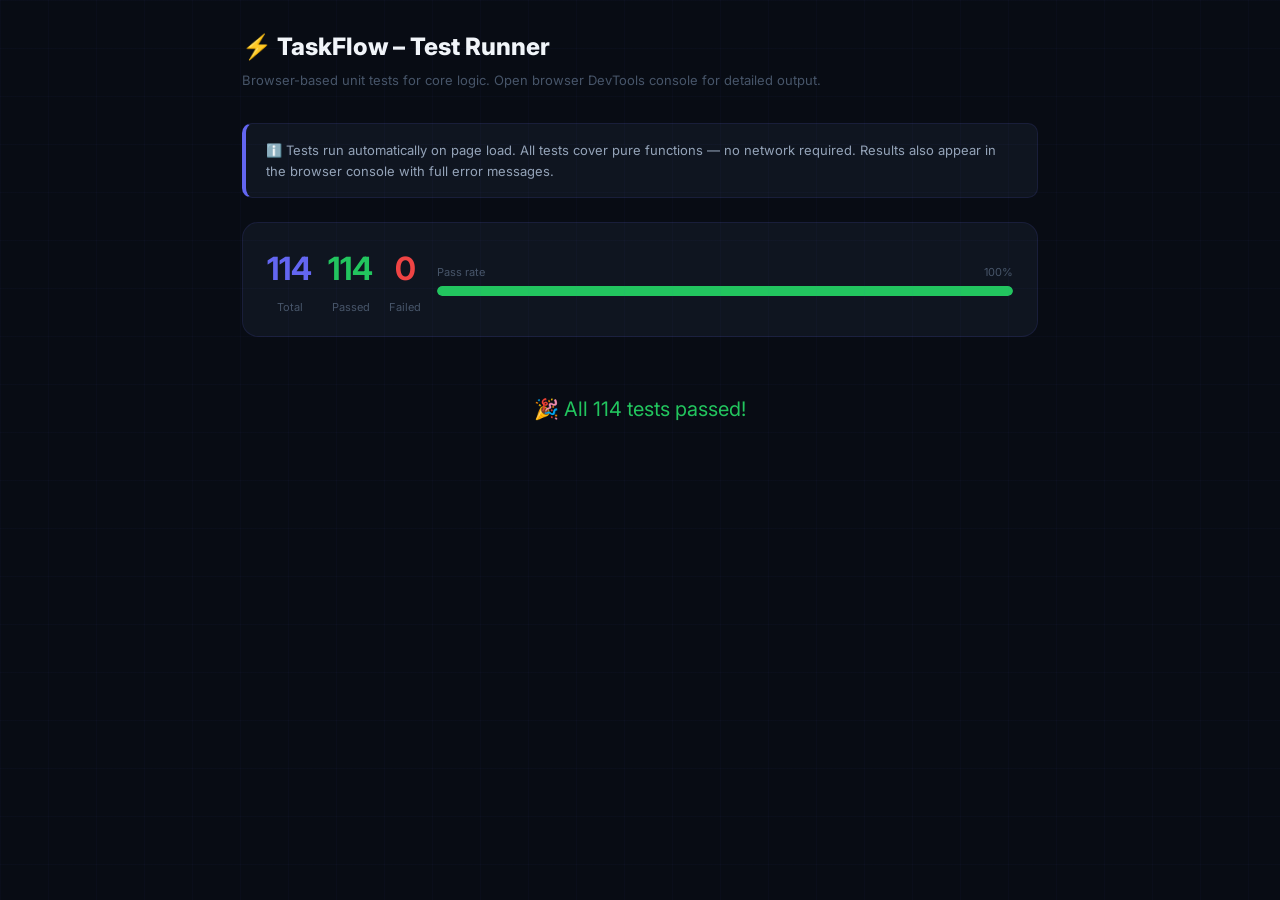
<file: tests/index.html>
<!DOCTYPE html>
<html lang="en" data-theme="dark">
<head>
  <meta charset="UTF-8" />
  <meta name="viewport" content="width=device-width, initial-scale=1.0" />
  <title>TaskFlow – Test Runner</title>
  <link rel="stylesheet" href="../css/main.css" />
  <style>
    body { padding: 32px; max-width: 860px; margin: 0 auto; }
    h1   { font-size: var(--font-size-xl); margin-bottom: var(--space-2); }
    .subtitle { color: var(--color-text-muted); margin-bottom: var(--space-8); font-size: var(--font-size-sm); }

    /* Summary bar */
    .summary {
      display: flex; gap: var(--space-4); align-items: center; flex-wrap: wrap;
      background: var(--color-bg-secondary); border: 1px solid var(--color-border);
      border-radius: var(--radius-lg); padding: var(--space-5) var(--space-6);
      margin-bottom: var(--space-6);
    }
    .summary__stat { display: flex; flex-direction: column; align-items: center; gap: 4px; }
    .summary__value { font-size: var(--font-size-2xl); font-weight: var(--font-weight-bold); }
    .summary__label { font-size: var(--font-size-xs); color: var(--color-text-muted); }
    .summary__value--pass { color: var(--color-success); }
    .summary__value--fail { color: var(--color-danger); }
    .summary__value--total{ color: var(--color-accent); }
    .summary__bar { flex: 1; min-width: 200px; }

    /* Test result rows */
    .suite-title {
      font-size: var(--font-size-base); font-weight: var(--font-weight-semibold);
      margin: var(--space-6) 0 var(--space-3);
      color: var(--color-text-secondary); border-bottom: 1px solid var(--color-border);
      padding-bottom: var(--space-2);
    }
    .test-row {
      display: flex; align-items: flex-start; gap: var(--space-3);
      padding: var(--space-2) var(--space-3); border-radius: var(--radius-sm);
      font-size: var(--font-size-sm); margin-bottom: 2px;
    }
    .test-row--pass { background: rgba(34,197,94,0.06); }
    .test-row--fail { background: rgba(239,68,68,0.08); border-left: 3px solid var(--color-danger); }
    .test-row__icon { flex-shrink: 0; font-size: 14px; margin-top: 1px; }
    .test-row__desc { flex: 1; color: var(--color-text-primary); }
    .test-row__error { font-size: var(--font-size-xs); color: var(--color-danger); margin-top: 2px; font-family: monospace; }
    .all-pass-banner {
      text-align: center; padding: var(--space-8);
      font-size: var(--font-size-lg); color: var(--color-success);
    }

    /* Progress bar re-use */
    .progress-bar { height: 10px; background: var(--color-bg-tertiary); border-radius: var(--radius-full); overflow: hidden; }
    .progress-bar__fill { height: 100%; background: var(--color-success); border-radius: var(--radius-full); transition: width 0.4s ease; }

    .notice {
      background: var(--color-bg-secondary); border: 1px solid var(--color-border);
      border-left: 4px solid var(--color-accent); border-radius: var(--radius-md);
      padding: var(--space-4) var(--space-5); margin-bottom: var(--space-6);
      font-size: var(--font-size-sm); color: var(--color-text-secondary);
    }
  </style>
</head>
<body>
  <h1>⚡ TaskFlow – Test Runner</h1>
  <p class="subtitle">Browser-based unit tests for core logic. Open browser DevTools console for detailed output.</p>

  <div class="notice">
    ℹ️ Tests run automatically on page load. All tests cover pure functions — no network required.
    Results also appear in the browser console with full error messages.
  </div>

  <div class="summary" id="summary">
    <div class="summary__stat">
      <div class="summary__value summary__value--total" id="sum-total">–</div>
      <div class="summary__label">Total</div>
    </div>
    <div class="summary__stat">
      <div class="summary__value summary__value--pass" id="sum-pass">–</div>
      <div class="summary__label">Passed</div>
    </div>
    <div class="summary__stat">
      <div class="summary__value summary__value--fail" id="sum-fail">–</div>
      <div class="summary__label">Failed</div>
    </div>
    <div class="summary__bar">
      <div style="display:flex;justify-content:space-between;font-size:11px;color:var(--color-text-muted);margin-bottom:4px">
        <span>Pass rate</span><span id="sum-pct">–</span>
      </div>
      <div class="progress-bar"><div class="progress-bar__fill" id="sum-bar" style="width:0%"></div></div>
    </div>
  </div>

  <div id="results-container"></div>

  <!-- Load all modules (order matters — same as index.html) -->
  <script src="../js/utils.js"></script>
  <script src="../js/storage.js"></script>
  <script src="../js/tasks.js"></script>
  <!-- ui.js not needed for pure function tests -->
  <script src="../js/countdown.js"></script>
  <script src="../js/dashboard.js"></script>

  <!-- Stub TFUI for modules that reference it (countdown uses showToast) -->
  <script>
    window.TFUI = {
      showToast: () => {},
      formatCountdown: (tr) => tr ? (tr.overdue ? 'Overdue' : `${tr.days}d ${tr.hours}h`) : '',
      renderCompactList: () => {},
      updateProgressBar: () => {},
    };
    window.TFNotifications = {
      updateNotifBell: () => {},
    };
  </script>

  <!-- Run tests -->
  <script src="taskflow.test.js"></script>

  <!-- Render results into the page -->
  <script>
    (function renderResults() {
      const container = document.getElementById('results-container');
      const data = window._TFTestResults;
      if (!data) {
        container.innerHTML = '<p style="color:var(--color-danger)">Test file failed to load.</p>';
        return;
      }

      const { passed, failed, total, results } = data;
      const pct = total > 0 ? Math.round((passed / total) * 100) : 0;

      document.getElementById('sum-total').textContent = total;
      document.getElementById('sum-pass').textContent  = passed;
      document.getElementById('sum-fail').textContent  = failed;
      document.getElementById('sum-pct').textContent   = pct + '%';
      document.getElementById('sum-bar').style.width   = pct + '%';
      if (failed > 0) {
        document.getElementById('sum-bar').style.background = 'var(--color-warning)';
      }

      if (failed === 0) {
        container.innerHTML = `<div class="all-pass-banner">🎉 All ${passed} tests passed!</div>`;
        return;
      }

      // Group by suite (detect console.group labels embedded in test descriptions via emoji prefix)
      const suites = {};
      let currentSuite = 'General';
      const suiteEmojis = ['📐','✅','🆕','✏️','🗑️','🔄','🚨','🔽','🏷️','🔍','📊','📈','⏱️','💾','📊','📋'];

      results.forEach(r => {
        // Group tests by rough ordering since we can't hook console.group from here
        suites[currentSuite] = suites[currentSuite] || [];
        suites[currentSuite].push(r);
      });

      // Render all results flat (grouped in console, flat here for simplicity)
      const failedTests = results.filter(r => !r.pass);
      const passedTests = results.filter(r =>  r.pass);

      if (failedTests.length > 0) {
        const h = document.createElement('h2');
        h.className = 'suite-title';
        h.textContent = `❌ Failed Tests (${failedTests.length})`;
        container.appendChild(h);

        failedTests.forEach(r => {
          const row = document.createElement('div');
          row.className = 'test-row test-row--fail';
          row.innerHTML = `
            <span class="test-row__icon">❌</span>
            <div>
              <div class="test-row__desc">${escapeForPage(r.description)}</div>
              <div class="test-row__error">${escapeForPage(r.error || '')}</div>
            </div>`;
          container.appendChild(row);
        });
      }

      const h2 = document.createElement('h2');
      h2.className = 'suite-title';
      h2.textContent = `✅ Passed Tests (${passedTests.length})`;
      container.appendChild(h2);

      passedTests.forEach(r => {
        const row = document.createElement('div');
        row.className = 'test-row test-row--pass';
        row.innerHTML = `
          <span class="test-row__icon">✅</span>
          <span class="test-row__desc">${escapeForPage(r.description)}</span>`;
        container.appendChild(row);
      });

      function escapeForPage(str) {
        return String(str || '')
          .replace(/&/g,'&amp;').replace(/</g,'&lt;').replace(/>/g,'&gt;');
      }
    })();
  </script>
</body>
</html>
</file>
<file: css/main.css>
/* ============================================================
   TaskFlow – main.css
   Global reset, design tokens, typography
   ============================================================ */

/* ── Google Fonts ─────────────────────────────────────────── */
@import url('https://fonts.googleapis.com/css2?family=Inter:wght@400;500;600;700;800&display=swap');

/* ── Design Tokens: Dark Theme (default) ─────────────────── */
:root {
  /* Core palette */
  --color-bg-primary:     #080c14;
  --color-bg-secondary:   #0f1520;
  --color-bg-tertiary:    #161d2e;
  --color-bg-card:        rgba(22,29,46,0.8);
  --color-border:         rgba(99,102,241,0.12);
  --color-border-subtle:  rgba(255,255,255,0.06);
  --color-text-primary:   #f1f5f9;
  --color-text-secondary: #94a3b8;
  --color-text-muted:     #475569;

  /* Brand */
  --color-accent:         #6366f1;
  --color-accent-hover:   #818cf8;
  --color-accent-light:   rgba(99,102,241,0.15);
  --color-accent-glow:    rgba(99,102,241,0.35);

  /* Semantic */
  --color-success:        #22c55e;
  --color-success-light:  rgba(34,197,94,0.12);
  --color-warning:        #f59e0b;
  --color-warning-light:  rgba(245,158,11,0.12);
  --color-danger:         #ef4444;
  --color-danger-light:   rgba(239,68,68,0.12);
  --color-info:           #3b82f6;
  --color-info-light:     rgba(59,130,246,0.12);

  /* Spacing */
  --space-1:  4px;
  --space-2:  8px;
  --space-3:  12px;
  --space-4:  16px;
  --space-5:  20px;
  --space-6:  24px;
  --space-8:  32px;
  --space-10: 40px;
  --space-12: 48px;

  /* Typography */
  --font-family: 'Inter', -apple-system, BlinkMacSystemFont, 'Segoe UI', sans-serif;
  --font-size-xs:   11px;
  --font-size-sm:   13px;
  --font-size-base: 15px;
  --font-size-md:   17px;
  --font-size-lg:   20px;
  --font-size-xl:   24px;
  --font-size-2xl:  32px;
  --font-weight-normal:   400;
  --font-weight-medium:   500;
  --font-weight-semibold: 600;
  --font-weight-bold:     700;
  --font-weight-extrabold: 800;
  --line-height-base:  1.6;
  --line-height-tight: 1.25;

  /* Radius */
  --radius-sm:   6px;
  --radius-md:   10px;
  --radius-lg:   16px;
  --radius-xl:   20px;
  --radius-full: 9999px;

  /* Shadows — deeper for dark mode */
  --shadow-sm: 0 1px 3px rgba(0,0,0,0.4), 0 0 0 1px rgba(255,255,255,0.03);
  --shadow-md: 0 4px 16px rgba(0,0,0,0.5), 0 0 0 1px rgba(255,255,255,0.04);
  --shadow-lg: 0 8px 32px rgba(0,0,0,0.6), 0 0 0 1px rgba(255,255,255,0.04);
  --shadow-glow: 0 0 24px rgba(99,102,241,0.25);

  /* Glass effect */
  --glass-bg: rgba(22,29,46,0.7);
  --glass-border: rgba(255,255,255,0.08);

  /* Layout */
  --sidebar-width:           248px;
  --sidebar-collapsed-width: 64px;
  --header-height:           64px;

  /* Z-index layers */
  --z-sidebar:  100;
  --z-header:   200;
  --z-modal:    300;
  --z-toast:    400;
  --z-overlay:  250;
}

/* ── Light Theme ──────────────────────────────────────────── */
[data-theme='light'] {
  --color-bg-primary:    #f0f4f8;
  --color-bg-secondary:  #ffffff;
  --color-bg-tertiary:   #f8fafc;
  --color-bg-card:       rgba(255,255,255,0.9);
  --color-border:        rgba(99,102,241,0.15);
  --color-border-subtle: #e2e8f0;
  --color-text-primary:  #0f172a;
  --color-text-secondary:#475569;
  --color-text-muted:    #94a3b8;
  --glass-bg: rgba(255,255,255,0.8);
  --glass-border: rgba(0,0,0,0.06);
  --shadow-sm: 0 1px 3px rgba(0,0,0,0.08);
  --shadow-md: 0 4px 16px rgba(0,0,0,0.10);
  --shadow-lg: 0 8px 32px rgba(0,0,0,0.12);
  --shadow-glow: 0 0 24px rgba(99,102,241,0.15);
}

/* ── Reset ────────────────────────────────────────────────── */
*, *::before, *::after {
  box-sizing: border-box;
  margin: 0;
  padding: 0;
}

html {
  font-size: 100%;
  scroll-behavior: smooth;
}

body {
  font-family: var(--font-family);
  font-size: var(--font-size-base);
  font-weight: var(--font-weight-normal);
  line-height: var(--line-height-base);
  color: var(--color-text-primary);
  background-color: var(--color-bg-primary);
  min-height: 100vh;
  -webkit-font-smoothing: antialiased;
  -moz-osx-font-smoothing: grayscale;
  overflow-x: hidden;
}

/* Subtle background grid for dark mode */
body::before {
  content: '';
  position: fixed;
  inset: 0;
  background-image:
    linear-gradient(rgba(99,102,241,0.03) 1px, transparent 1px),
    linear-gradient(90deg, rgba(99,102,241,0.03) 1px, transparent 1px);
  background-size: 48px 48px;
  pointer-events: none;
  z-index: 0;
}

[data-theme='light'] body::before { display: none; }

/* ── Typography ───────────────────────────────────────────── */
h1, h2, h3, h4, h5, h6 {
  line-height: var(--line-height-tight);
  font-weight: var(--font-weight-bold);
  color: var(--color-text-primary);
}

h1 { font-size: var(--font-size-2xl); font-weight: var(--font-weight-extrabold); }
h2 { font-size: var(--font-size-xl); }
h3 { font-size: var(--font-size-lg); }
h4 { font-size: var(--font-size-md); }
h5 { font-size: var(--font-size-base); }

p { color: var(--color-text-secondary); }

a {
  color: var(--color-accent);
  text-decoration: none;
  transition: color 0.15s;
}
a:hover { color: var(--color-accent-hover); }

ul, ol { list-style: none; }

/* ── Focus ────────────────────────────────────────────────── */
:focus-visible {
  outline: 2px solid var(--color-accent);
  outline-offset: 2px;
  border-radius: var(--radius-sm);
}

/* ── Scrollbar ────────────────────────────────────────────── */
::-webkit-scrollbar { width: 5px; height: 5px; }
::-webkit-scrollbar-track { background: transparent; }
::-webkit-scrollbar-thumb {
  background: rgba(99,102,241,0.3);
  border-radius: var(--radius-full);
}
::-webkit-scrollbar-thumb:hover { background: rgba(99,102,241,0.5); }

/* ── Utilities ────────────────────────────────────────────── */
.sr-only {
  position: absolute; width: 1px; height: 1px;
  padding: 0; margin: -1px; overflow: hidden;
  clip: rect(0,0,0,0); white-space: nowrap; border-width: 0;
}
.hidden          { display: none !important; }
.text-muted      { color: var(--color-text-muted); }
.text-success    { color: var(--color-success); }
.text-warning    { color: var(--color-warning); }
.text-danger     { color: var(--color-danger); }
.text-accent     { color: var(--color-accent); }
</file>
